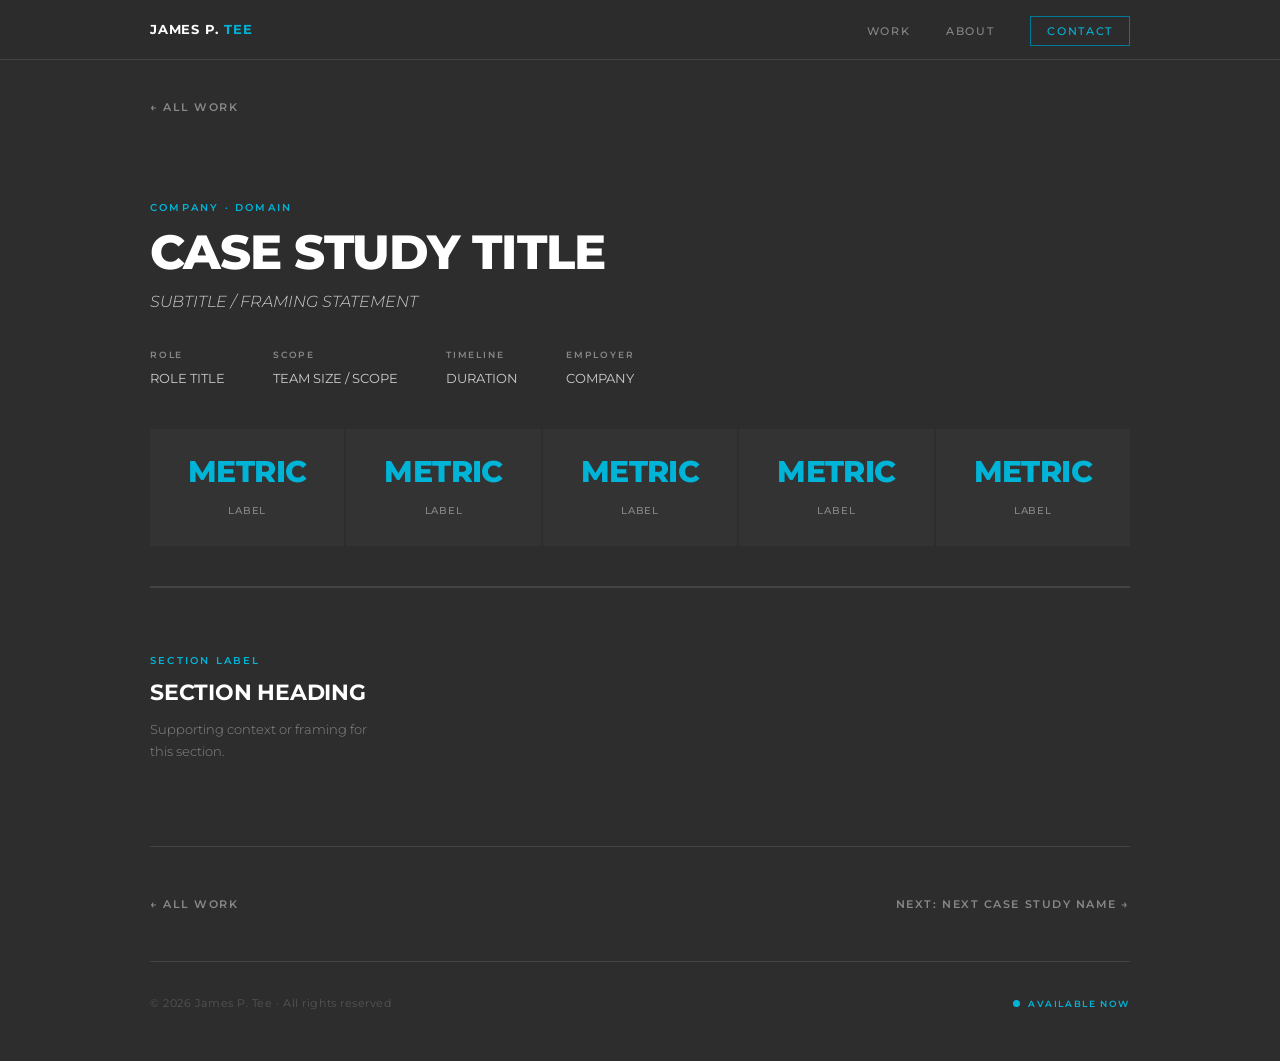
<file: case-study-template.html>
<!DOCTYPE html>
<html lang="en">
<head>
<meta charset="UTF-8">
<meta name="viewport" content="width=device-width, initial-scale=1.0">
<title>CASE STUDY TITLE — James P. Tee</title>
<meta name="description" content="BRIEF DESCRIPTION. Portfolio case study by James P. Tee, Principal Design Leader.">
<meta property="og:title" content="CASE STUDY TITLE — James P. Tee">
<meta property="og:description" content="BRIEF DESCRIPTION.">
<meta property="og:image" content="https://teelinger2002.github.io/images/og-PAGENAME.png">
<meta property="og:url" content="https://teelinger2002.github.io/PAGENAME.html">
<link rel="canonical" href="https://teelinger2002.github.io/PAGENAME.html">
<link href="https://fonts.googleapis.com/css2?family=Montserrat:ital,wght@0,200;0,300;0,400;0,500;0,600;0,700;0,800;1,300;1,400&display=swap" rel="stylesheet">
<link rel="stylesheet" href="style.css">
<style>
/* ── PAGE-SPECIFIC STYLES ONLY ──────────────────────────────
   Only add styles here that are unique to this case study.
   All shared styles (nav, footer, typography, layout, cards,
   metrics, tags, arc) live in style.css.
   ─────────────────────────────────────────────────────── */

/* Example: hero image specific to this page */
.cs-hero-img {
  width: 100%;
  display: block;
  margin-bottom: 2px;
}

/* Example: a callout block unique to this case study */
.cs-callout {
  background: var(--surface);
  border-left: 3px solid var(--cyan);
  padding: 24px 28px;
  margin: 24px 0;
  font-size: 14px;
  font-weight: 300;
  color: var(--gray-1);
  line-height: 1.8;
}
</style>
</head>
<body>

<!-- ── NAV (case study version — links back to index.html) ── -->
<nav>
  <div class="nav-inner">
    <a href="index.html" class="nav-name">James P. <span>Tee</span></a>
    <ul class="nav-links">
      <li><a href="index.html#work">Work</a></li>
      <li><a href="index.html#about">About</a></li>
      <li><a href="index.html#contact" class="nav-cta">Contact</a></li>
    </ul>
  </div>
</nav>

<div class="page">

  <!-- ── BACK LINK ── -->
  <div style="padding-top:calc(var(--nav-h) + 32px); margin-bottom:0;">
    <a href="index.html#work" style="font-size:11px;font-weight:600;letter-spacing:.14em;text-transform:uppercase;color:var(--gray-2);text-decoration:none;display:inline-flex;align-items:center;gap:8px;transition:color .15s;"
       onmouseover="this.style.color='var(--cyan)'" onmouseout="this.style.color='var(--gray-2)'">
      ← All Work
    </a>
  </div>

  <!-- ── HERO ── -->
  <section style="padding-top:40px; padding-bottom:0;">

    <!-- Hero image or composite (GIF + background) goes here -->
    <!-- Option A: single image -->
    <!-- <img src="images/PAGENAME-hero.png" alt="CASE STUDY TITLE" class="cs-hero-img"> -->

    <!-- Option B: GIF layered on background -->
    <!--
    <div style="position:relative; background:#1a1a1a; overflow:hidden;">
      <img src="images/PAGENAME-hero-bg.png" alt="" style="width:100%; display:block;">
      <img src="images/PAGENAME-hero-anim.gif" alt="DESCRIPTION"
           style="position:absolute; top:15%; left:50%; width:55%; transform:translateX(-10%);">
    </div>
    -->

    <div style="padding-top:40px; padding-bottom:40px; border-bottom:1px solid var(--border);">
      <p style="font-size:10px;font-weight:600;letter-spacing:.22em;text-transform:uppercase;color:var(--cyan);margin-bottom:12px;">
        COMPANY · DOMAIN
      </p>
      <h1 style="font-size:48px;font-weight:800;letter-spacing:-.02em;line-height:1;color:var(--white);margin-bottom:12px;">
        CASE STUDY TITLE
      </h1>
      <p style="font-size:16px;font-weight:300;color:var(--gray-1);margin-bottom:32px;font-style:italic;">
        SUBTITLE / FRAMING STATEMENT
      </p>

      <!-- Role + scope meta -->
      <div style="display:flex;gap:48px;flex-wrap:wrap;margin-bottom:40px;">
        <div class="mi"><span class="ml">Role</span><span class="mv">ROLE TITLE</span></div>
        <div class="mi"><span class="ml">Scope</span><span class="mv">TEAM SIZE / SCOPE</span></div>
        <div class="mi"><span class="ml">Timeline</span><span class="mv">DURATION</span></div>
        <div class="mi"><span class="ml">Employer</span><span class="mv">COMPANY</span></div>
      </div>

      <!-- Metrics strip -->
      <div class="met-row">
        <div class="met-box"><span class="met-num">METRIC</span><span class="met-lbl">LABEL</span></div>
        <div class="met-box"><span class="met-num">METRIC</span><span class="met-lbl">LABEL</span></div>
        <div class="met-box"><span class="met-num">METRIC</span><span class="met-lbl">LABEL</span></div>
        <div class="met-box"><span class="met-num">METRIC</span><span class="met-lbl">LABEL</span></div>
        <div class="met-box"><span class="met-num">METRIC</span><span class="met-lbl">LABEL</span></div>
      </div>
    </div>
  </section>

  <!-- ── SECTION TEMPLATE (repeat as needed) ── -->
  <div class="sb">
    <div class="two-col" style="margin-bottom:24px;">
      <div class="col-l">
        <p class="kicker">SECTION LABEL</p>
        <h2 class="sh">SECTION HEADING</h2>
        <p class="ssub">Supporting context or framing for this section.</p>
      </div>
      <div>
        <!-- Right side content: image, diagram, list, tags, etc. -->
        <!-- <img src="images/PAGENAME-SECTIONNAME.png" alt="DESCRIPTION" style="width:100%;display:block;"> -->
      </div>
    </div>

    <!-- Optional: full-width content below the two-col header -->
    <!-- <div class="exp-cols"> ... </div> -->
    <!-- <div class="about-grid"> ... </div> -->
  </div>

  <!-- ── NEXT CASE STUDY NAV ── -->
  <div style="padding:48px 0;border-top:1px solid var(--border);display:flex;justify-content:space-between;align-items:center;flex-wrap:wrap;gap:16px;">
    <a href="index.html#work" style="font-size:11px;font-weight:600;letter-spacing:.14em;text-transform:uppercase;color:var(--gray-2);text-decoration:none;transition:color .15s;"
       onmouseover="this.style.color='var(--cyan)'" onmouseout="this.style.color='var(--gray-2)'">
      ← All Work
    </a>
    <a href="NEXT-CASE-STUDY.html" style="font-size:11px;font-weight:600;letter-spacing:.14em;text-transform:uppercase;color:var(--gray-2);text-decoration:none;transition:color .15s;"
       onmouseover="this.style.color='var(--cyan)'" onmouseout="this.style.color='var(--gray-2)'">
      Next: NEXT CASE STUDY NAME →
    </a>
  </div>

  <!-- ── FOOTER ── -->
  <footer>
    <span class="fc">© 2026 James P. Tee · All rights reserved</span>
    <div class="fs"><div class="fsd"></div>Available Now</div>
  </footer>

</div><!-- /page -->

<!-- No scroll script needed on case study pages -->

</body>
</html>
</file>
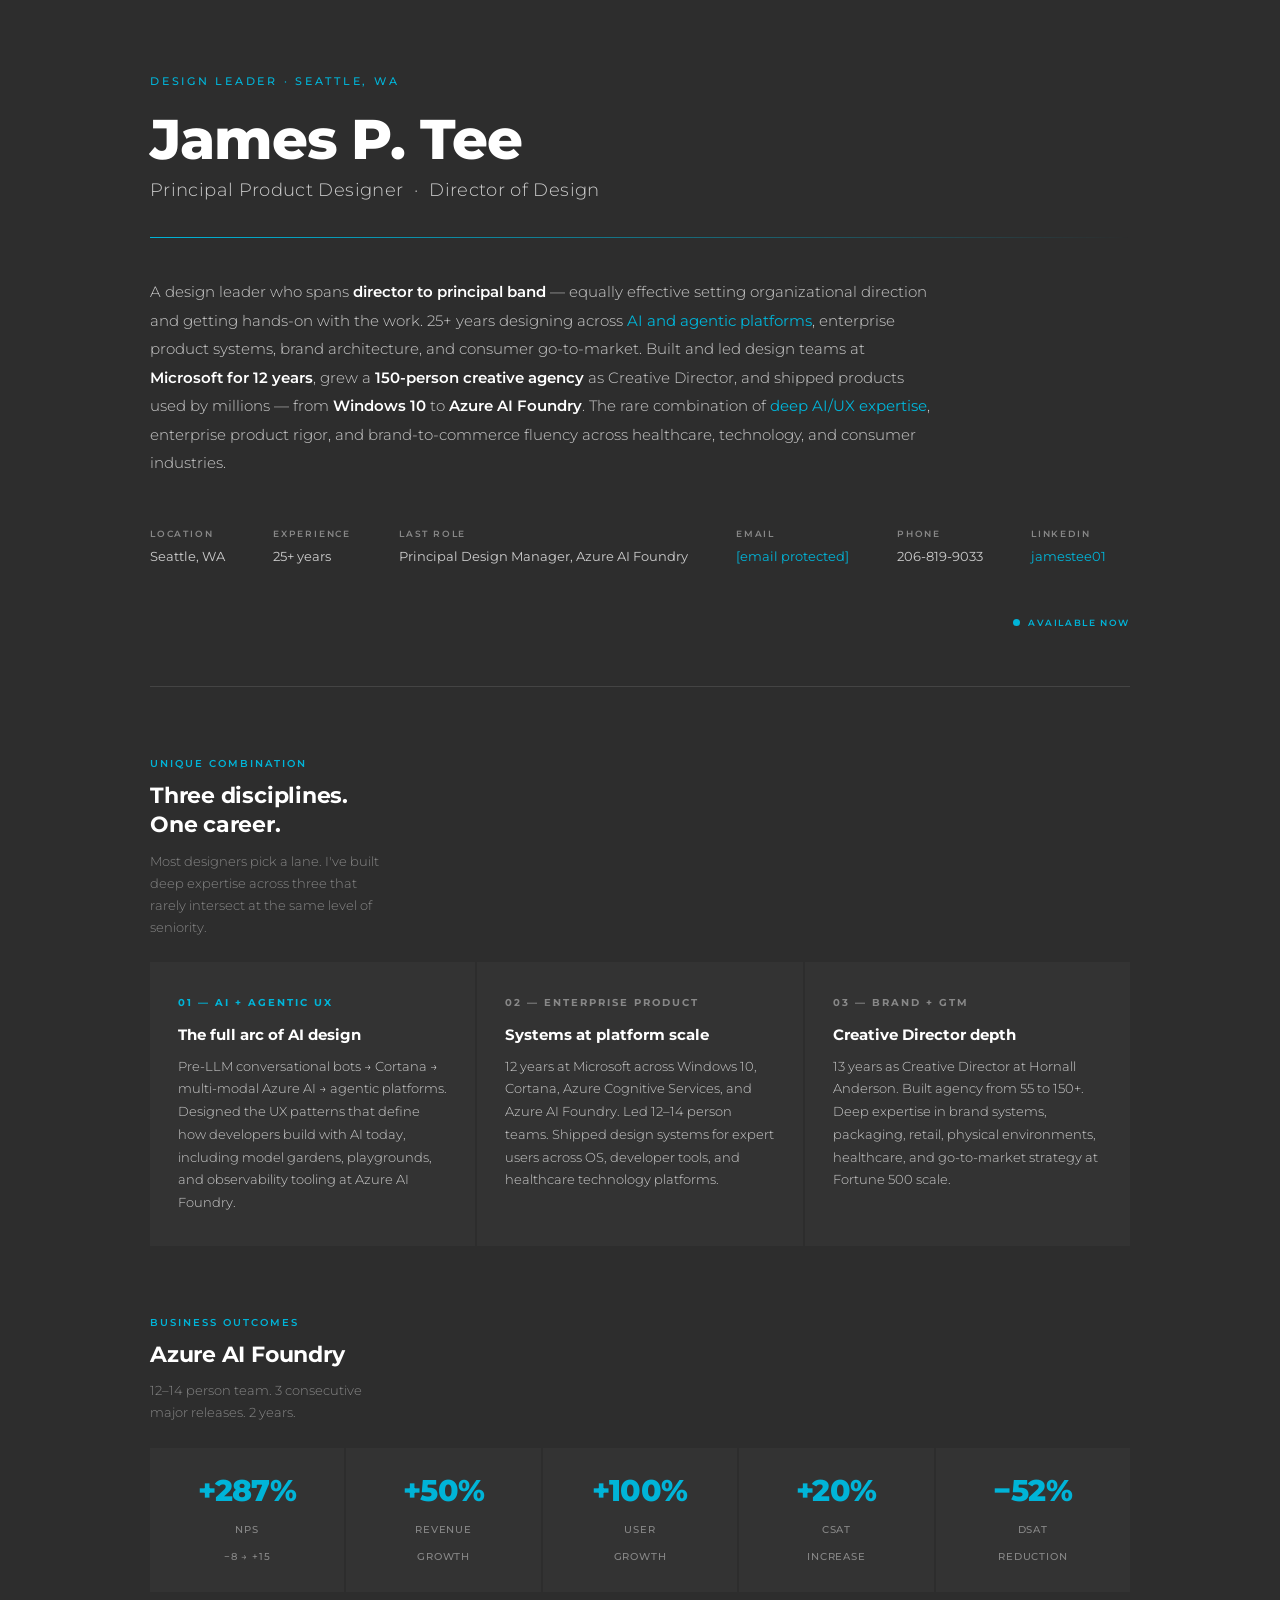
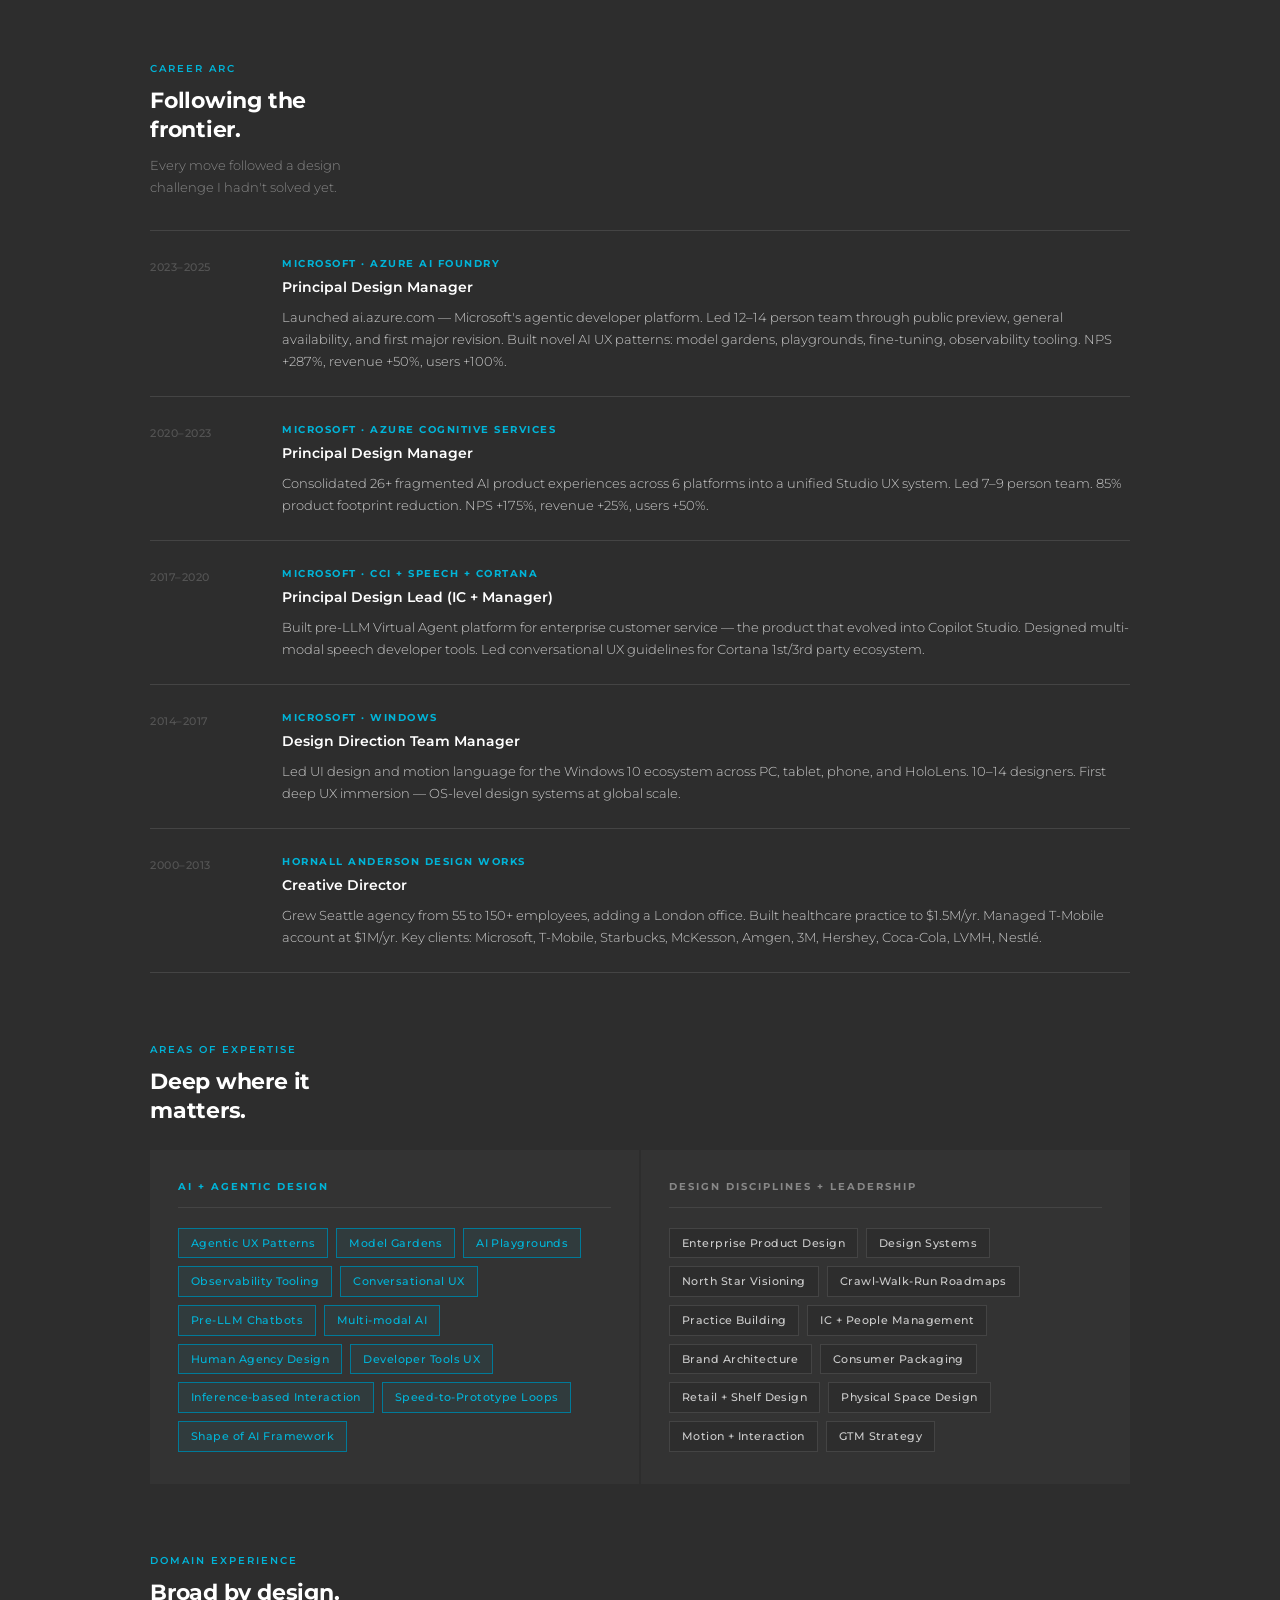
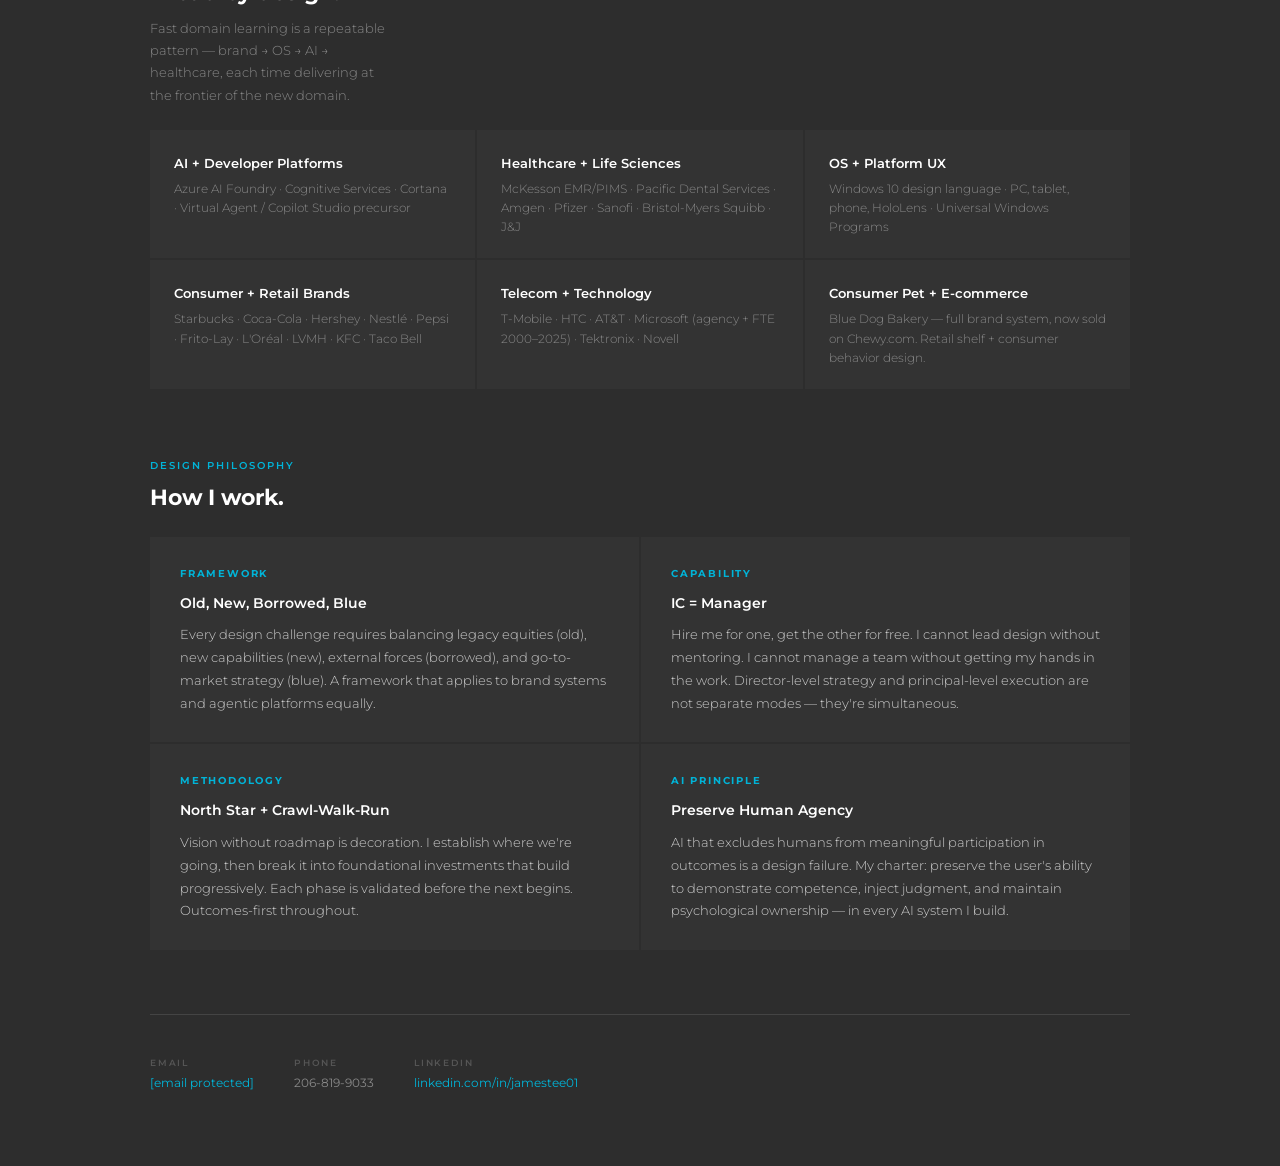
<file: overview.html>
<!DOCTYPE html>
<html lang="en">
<head>
<meta charset="UTF-8">
<meta name="viewport" content="width=device-width, initial-scale=1.0">
<title>James P. Tee — Principal Design Leader</title>

<!-- SEO -->
<meta name="description" content="James P. Tee is a Principal Design Leader with 25+ years spanning AI and agentic UX, enterprise product design, and brand systems. Former Microsoft Azure AI Foundry, Windows, Cortana. Based in Seattle, WA.">
<meta name="author" content="James P. Tee">
<meta name="robots" content="index, follow">
<meta name="keywords" content="design leader, principal designer, director of design, AI UX, agentic design, enterprise product design, Azure AI Foundry, Microsoft, Seattle">

<!-- Open Graph (LinkedIn, Slack, iMessage previews) -->
<meta property="og:type" content="website">
<meta property="og:url" content="https://jamestee01.github.io">
<meta property="og:title" content="James P. Tee — Principal Design Leader">
<meta property="og:description" content="25+ years spanning AI and agentic platforms, enterprise product design, and brand systems. Azure AI Foundry · Windows · Hornall Anderson. Based in Seattle.">
<meta property="og:image" content="https://jamestee01.github.io/og-image.png">

<!-- Twitter / X Card -->
<meta name="twitter:card" content="summary_large_image">
<meta name="twitter:title" content="James P. Tee — Principal Design Leader">
<meta name="twitter:description" content="25+ years spanning AI and agentic platforms, enterprise product design, and brand systems. Azure AI Foundry · Windows · Hornall Anderson.">
<meta name="twitter:image" content="https://jamestee01.github.io/og-image.png">

<!-- Canonical -->
<link rel="canonical" href="https://jamestee01.github.io">

<link href="https://fonts.googleapis.com/css2?family=Montserrat:ital,wght@0,200;0,300;0,400;0,500;0,600;0,700;0,800;1,300;1,400&display=swap" rel="stylesheet">
<style>
  *, *::before, *::after { box-sizing: border-box; margin: 0; padding: 0; }

  :root {
    --bg:        #2d2d2d;
    --surface:   #333333;
    --surface2:  #3a3a3a;
    --border:    #444444;
    --cyan:      #00b4d8;
    --cyan-dim:  #007a99;
    --white:     #ffffff;
    --gray-1:    #cccccc;
    --gray-2:    #888888;
    --gray-3:    #555555;
  }

  html { scroll-behavior: smooth; }

  body {
    background: var(--bg);
    color: var(--white);
    font-family: 'Montserrat', sans-serif;
    font-weight: 300;
    line-height: 1.7;
    -webkit-font-smoothing: antialiased;
  }

  /* ── ANIMATIONS ── */
  @keyframes fadeUp {
    from { opacity: 0; transform: translateY(20px); }
    to   { opacity: 1; transform: translateY(0); }
  }
  @keyframes expandWidth {
    from { width: 0; }
    to   { width: 100%; }
  }
  @keyframes pulse {
    0%, 100% { opacity: 1; }
    50%       { opacity: 0.3; }
  }

  .fade-1 { animation: fadeUp 0.6s ease 0.05s both; }
  .fade-2 { animation: fadeUp 0.6s ease 0.15s both; }
  .fade-3 { animation: fadeUp 0.6s ease 0.25s both; }
  .fade-4 { animation: fadeUp 0.6s ease 0.35s both; }
  .fade-5 { animation: fadeUp 0.6s ease 0.5s both; }
  .fade-6 { animation: fadeUp 0.6s ease 0.65s both; }
  .fade-7 { animation: fadeUp 0.6s ease 0.8s both; }

  /* ── LAYOUT ── */
  .page {
    max-width: 1100px;
    margin: 0 auto;
    padding: 72px 60px;
  }

  /* ── HEADER ── */
  .header-kicker {
    font-size: 11px;
    font-weight: 500;
    letter-spacing: 0.25em;
    text-transform: uppercase;
    color: var(--cyan);
    margin-bottom: 20px;
  }

  .header-name {
    font-size: 56px;
    font-weight: 800;
    letter-spacing: -0.02em;
    line-height: 1.0;
    color: var(--white);
    margin-bottom: 8px;
  }

  .header-title {
    font-size: 18px;
    font-weight: 300;
    color: var(--gray-1);
    margin-bottom: 32px;
    letter-spacing: 0.02em;
  }

  .header-rule {
    height: 1px;
    background: linear-gradient(to right, var(--cyan), transparent);
    margin-bottom: 40px;
    animation: expandWidth 1s ease 0.2s both;
  }

  .header-pitch {
    font-size: 15px;
    font-weight: 300;
    color: var(--gray-1);
    line-height: 1.9;
    max-width: 780px;
    margin-bottom: 48px;
  }

  .header-pitch strong {
    color: var(--white);
    font-weight: 600;
  }

  .header-pitch .cyan {
    color: var(--cyan);
    font-weight: 400;
  }

  /* ── META ROW ── */
  .meta-row {
    display: flex;
    gap: 48px;
    flex-wrap: wrap;
    padding-bottom: 56px;
    border-bottom: 1px solid var(--border);
    margin-bottom: 64px;
  }

  .meta-item {
    display: flex;
    flex-direction: column;
    gap: 4px;
  }

  .meta-label {
    font-size: 9px;
    font-weight: 600;
    letter-spacing: 0.2em;
    text-transform: uppercase;
    color: var(--gray-2);
  }

  .meta-value {
    font-size: 13px;
    font-weight: 400;
    color: var(--gray-1);
  }

  .meta-value a {
    color: var(--cyan);
    text-decoration: none;
  }

  .status {
    display: flex;
    align-items: center;
    gap: 8px;
    font-size: 9px;
    font-weight: 600;
    letter-spacing: 0.18em;
    text-transform: uppercase;
    color: var(--cyan);
  }

  .status-dot {
    width: 7px;
    height: 7px;
    border-radius: 50%;
    background: var(--cyan);
    animation: pulse 2.2s ease infinite;
    flex-shrink: 0;
  }

  /* ── SECTION STRUCTURE ── */
  .section {
    margin-bottom: 64px;
  }

  /* Two-column layout matching portfolio */
  .two-col {
    display: grid;
    grid-template-columns: 240px 1fr;
    gap: 48px;
    align-items: start;
  }

  .two-col-left {
    padding-top: 4px;
  }

  .section-kicker {
    font-size: 10px;
    font-weight: 600;
    letter-spacing: 0.2em;
    text-transform: uppercase;
    color: var(--cyan);
    margin-bottom: 10px;
  }

  .section-heading {
    font-size: 22px;
    font-weight: 700;
    color: var(--white);
    line-height: 1.3;
    letter-spacing: -0.01em;
  }

  .section-sub {
    font-size: 13px;
    font-weight: 300;
    color: var(--gray-2);
    margin-top: 10px;
    line-height: 1.7;
  }

  /* ── METRICS ── */
  .metrics-row {
    display: grid;
    grid-template-columns: repeat(5, 1fr);
    gap: 2px;
  }

  .metric-box {
    background: var(--surface);
    padding: 28px 20px 24px;
    text-align: center;
  }

  .metric-num {
    font-size: 30px;
    font-weight: 800;
    color: var(--cyan);
    display: block;
    line-height: 1;
    margin-bottom: 8px;
    letter-spacing: -0.02em;
  }

  .metric-label {
    font-size: 10px;
    font-weight: 500;
    letter-spacing: 0.08em;
    text-transform: uppercase;
    color: var(--gray-2);
    line-height: 1.5;
  }

  /* ── PILLARS ── */
  .pillars-row {
    display: grid;
    grid-template-columns: repeat(3, 1fr);
    gap: 2px;
  }

  .pillar {
    background: var(--surface);
    padding: 32px 28px;
    transition: background 0.2s;
  }

  .pillar:hover { background: var(--surface2); }

  .pillar-num {
    font-size: 10px;
    font-weight: 700;
    letter-spacing: 0.2em;
    color: var(--cyan);
    text-transform: uppercase;
    margin-bottom: 14px;
    display: block;
  }

  .pillar-title {
    font-size: 15px;
    font-weight: 700;
    color: var(--white);
    margin-bottom: 10px;
    line-height: 1.3;
  }

  .pillar-body {
    font-size: 13px;
    font-weight: 300;
    color: var(--gray-1);
    line-height: 1.75;
  }

  /* ── CAREER ARC ── */
  .arc-list {
    display: flex;
    flex-direction: column;
    gap: 0;
  }

  .arc-item {
    display: grid;
    grid-template-columns: 100px 1fr;
    gap: 32px;
    padding: 24px 0;
    border-bottom: 1px solid var(--border);
    transition: background 0.15s;
  }

  .arc-item:first-child { border-top: 1px solid var(--border); }

  .arc-year {
    font-size: 11px;
    font-weight: 500;
    color: var(--gray-3);
    letter-spacing: 0.05em;
    padding-top: 3px;
  }

  .arc-co {
    font-size: 10px;
    font-weight: 700;
    letter-spacing: 0.15em;
    text-transform: uppercase;
    color: var(--cyan);
    margin-bottom: 4px;
  }

  .arc-role {
    font-size: 14px;
    font-weight: 600;
    color: var(--white);
    margin-bottom: 6px;
  }

  .arc-note {
    font-size: 13px;
    font-weight: 300;
    color: var(--gray-1);
    line-height: 1.7;
  }

  /* ── EXPERTISE ── */
  .expertise-cols {
    display: grid;
    grid-template-columns: 1fr 1fr;
    gap: 2px;
  }

  .expertise-col {
    background: var(--surface);
    padding: 28px 28px 32px;
  }

  .expertise-col-label {
    font-size: 10px;
    font-weight: 700;
    letter-spacing: 0.2em;
    text-transform: uppercase;
    color: var(--cyan);
    margin-bottom: 20px;
    padding-bottom: 12px;
    border-bottom: 1px solid var(--border);
  }

  .expertise-col-label.secondary {
    color: var(--gray-2);
  }

  .tag-cloud {
    display: flex;
    flex-wrap: wrap;
    gap: 8px;
  }

  .tag {
    font-size: 11px;
    font-weight: 500;
    padding: 5px 12px;
    background: var(--bg);
    color: var(--gray-1);
    letter-spacing: 0.04em;
    transition: color 0.15s, border-color 0.15s;
    border: 1px solid var(--border);
    cursor: default;
  }

  .tag:hover { color: var(--cyan); border-color: var(--cyan-dim); }

  .tag.cyan {
    color: var(--cyan);
    border-color: var(--cyan-dim);
    background: rgba(0, 180, 216, 0.06);
  }

  .tag.cyan:hover { background: rgba(0, 180, 216, 0.12); }

  /* ── DOMAINS ── */
  .domain-grid {
    display: grid;
    grid-template-columns: repeat(3, 1fr);
    gap: 2px;
  }

  .domain-item {
    background: var(--surface);
    padding: 22px 24px;
    transition: background 0.2s;
  }

  .domain-item:hover { background: var(--surface2); }

  .domain-title {
    font-size: 13px;
    font-weight: 600;
    color: var(--white);
    margin-bottom: 5px;
  }

  .domain-detail {
    font-size: 12px;
    font-weight: 300;
    color: var(--gray-2);
    line-height: 1.6;
  }

  /* ── PHILOSOPHY ── */
  .philosophy-grid {
    display: grid;
    grid-template-columns: repeat(2, 1fr);
    gap: 2px;
  }

  .philosophy-item {
    background: var(--surface);
    padding: 28px 28px;
    border-left: 2px solid transparent;
    transition: border-color 0.2s, background 0.2s;
  }

  .philosophy-item:hover {
    border-left-color: var(--cyan);
    background: var(--surface2);
  }

  .philosophy-label {
    font-size: 10px;
    font-weight: 700;
    letter-spacing: 0.18em;
    text-transform: uppercase;
    color: var(--cyan);
    margin-bottom: 10px;
  }

  .philosophy-title {
    font-size: 14px;
    font-weight: 600;
    color: var(--white);
    margin-bottom: 8px;
  }

  .philosophy-body {
    font-size: 13px;
    font-weight: 300;
    color: var(--gray-1);
    line-height: 1.75;
  }

  /* ── SECTION DIVIDER ── */
  .divider {
    height: 1px;
    background: var(--border);
    margin-bottom: 64px;
  }

  /* ── FOOTER ── */
  .footer {
    padding-top: 40px;
    border-top: 1px solid var(--border);
    display: flex;
    justify-content: space-between;
    align-items: center;
    flex-wrap: wrap;
    gap: 20px;
  }

  .footer-links {
    display: flex;
    gap: 40px;
    flex-wrap: wrap;
  }

  .footer-item {
    display: flex;
    flex-direction: column;
    gap: 3px;
  }

  .footer-label {
    font-size: 9px;
    font-weight: 600;
    letter-spacing: 0.2em;
    text-transform: uppercase;
    color: var(--gray-3);
  }

  .footer-value {
    font-size: 12px;
    font-weight: 400;
    color: var(--gray-2);
  }

  .footer-value a {
    color: var(--cyan);
    text-decoration: none;
  }

  @media (max-width: 760px) {
    .page { padding: 40px 24px; }
    .two-col { grid-template-columns: 1fr; gap: 16px; }
    .pillars-row { grid-template-columns: 1fr; }
    .metrics-row { grid-template-columns: repeat(3, 1fr); }
    .expertise-cols { grid-template-columns: 1fr; }
    .domain-grid { grid-template-columns: 1fr 1fr; }
    .philosophy-grid { grid-template-columns: 1fr; }
    .header-name { font-size: 36px; }
  }
</style>
</head>
<body>
<div class="page">

  <!-- ── HEADER ── -->
  <div class="fade-1">
    <p class="header-kicker">Design Leader · Seattle, WA</p>
    <h1 class="header-name">James P. Tee</h1>
    <p class="header-title">Principal Product Designer &nbsp;·&nbsp; Director of Design</p>
    <div class="header-rule"></div>
    <p class="header-pitch">
      A design leader who spans <strong>director to principal band</strong> — equally effective setting organizational direction and getting hands-on with the work.
      25+ years designing across <span class="cyan">AI and agentic platforms</span>, enterprise product systems, brand architecture, and consumer go-to-market.
      Built and led design teams at <strong>Microsoft for 12 years</strong>, grew a <strong>150-person creative agency</strong> as Creative Director, and shipped
      products used by millions — from <strong>Windows 10</strong> to <strong>Azure AI Foundry</strong>. The rare combination of
      <span class="cyan">deep AI/UX expertise</span>, enterprise product rigor, and brand-to-commerce fluency across healthcare, technology, and consumer industries.
    </p>
  </div>

  <div class="meta-row fade-2">
    <div class="meta-item">
      <span class="meta-label">Location</span>
      <span class="meta-value">Seattle, WA</span>
    </div>
    <div class="meta-item">
      <span class="meta-label">Experience</span>
      <span class="meta-value">25+ years</span>
    </div>
    <div class="meta-item">
      <span class="meta-label">Last Role</span>
      <span class="meta-value">Principal Design Manager, Azure AI Foundry</span>
    </div>
    <div class="meta-item">
      <span class="meta-label">Email</span>
      <span class="meta-value"><a href="/cdn-cgi/l/email-protection#89fdecece5e0e7eeecfbc9eee4e8e0e5a7eae6e4"><span class="__cf_email__" data-cfemail="9eeafbfbf2f7f0f9fbecdef9f3fff7f2b0fdf1f3">[email&#160;protected]</span></a></span>
    </div>
    <div class="meta-item">
      <span class="meta-label">Phone</span>
      <span class="meta-value">206-819-9033</span>
    </div>
    <div class="meta-item">
      <span class="meta-label">LinkedIn</span>
      <span class="meta-value"><a href="https://linkedin.com/in/jamestee01" target="_blank">jamestee01</a></span>
    </div>
    <div class="meta-item" style="margin-left:auto; justify-content: flex-end;">
      <div class="status"><div class="status-dot"></div>Available Now</div>
    </div>
  </div>

  <!-- ── THREE PILLARS ── -->
  <div class="section fade-3">
    <div class="two-col" style="margin-bottom:24px;">
      <div class="two-col-left">
        <p class="section-kicker">Unique combination</p>
        <h2 class="section-heading">Three disciplines.<br>One career.</h2>
        <p class="section-sub">Most designers pick a lane. I've built deep expertise across three that rarely intersect at the same level of seniority.</p>
      </div>
      <div></div>
    </div>
    <div class="pillars-row">
      <div class="pillar">
        <span class="pillar-num">01 — AI + Agentic UX</span>
        <div class="pillar-title">The full arc of AI design</div>
        <p class="pillar-body">Pre-LLM conversational bots → Cortana → multi-modal Azure AI → agentic platforms. Designed the UX patterns that define how developers build with AI today, including model gardens, playgrounds, and observability tooling at Azure AI Foundry.</p>
      </div>
      <div class="pillar">
        <span class="pillar-num" style="color: var(--gray-2)">02 — Enterprise Product</span>
        <div class="pillar-title">Systems at platform scale</div>
        <p class="pillar-body">12 years at Microsoft across Windows 10, Cortana, Azure Cognitive Services, and Azure AI Foundry. Led 12–14 person teams. Shipped design systems for expert users across OS, developer tools, and healthcare technology platforms.</p>
      </div>
      <div class="pillar">
        <span class="pillar-num" style="color: var(--gray-2)">03 — Brand + GTM</span>
        <div class="pillar-title">Creative Director depth</div>
        <p class="pillar-body">13 years as Creative Director at Hornall Anderson. Built agency from 55 to 150+. Deep expertise in brand systems, packaging, retail, physical environments, healthcare, and go-to-market strategy at Fortune 500 scale.</p>
      </div>
    </div>
  </div>

  <!-- ── METRICS ── -->
  <div class="section fade-3">
    <div class="two-col" style="margin-bottom:24px;">
      <div class="two-col-left">
        <p class="section-kicker">Business outcomes</p>
        <h2 class="section-heading">Azure AI Foundry</h2>
        <p class="section-sub">12–14 person team. 3 consecutive major releases. 2 years.</p>
      </div>
      <div></div>
    </div>
    <div class="metrics-row">
      <div class="metric-box">
        <span class="metric-num">+287%</span>
        <span class="metric-label">NPS<br>−8 → +15</span>
      </div>
      <div class="metric-box">
        <span class="metric-num">+50%</span>
        <span class="metric-label">Revenue<br>Growth</span>
      </div>
      <div class="metric-box">
        <span class="metric-num">+100%</span>
        <span class="metric-label">User<br>Growth</span>
      </div>
      <div class="metric-box">
        <span class="metric-num">+20%</span>
        <span class="metric-label">CSAT<br>Increase</span>
      </div>
      <div class="metric-box">
        <span class="metric-num">−52%</span>
        <span class="metric-label">DSAT<br>Reduction</span>
      </div>
    </div>
  </div>

  <!-- ── CAREER ARC ── -->
  <div class="section fade-4">
    <div class="two-col" style="margin-bottom:32px;">
      <div class="two-col-left">
        <p class="section-kicker">Career arc</p>
        <h2 class="section-heading">Following the frontier.</h2>
        <p class="section-sub">Every move followed a design challenge I hadn't solved yet.</p>
      </div>
      <div></div>
    </div>
    <div class="arc-list">
      <div class="arc-item">
        <div class="arc-year">2023–2025</div>
        <div>
          <div class="arc-co">Microsoft · Azure AI Foundry</div>
          <div class="arc-role">Principal Design Manager</div>
          <div class="arc-note">Launched ai.azure.com — Microsoft's agentic developer platform. Led 12–14 person team through public preview, general availability, and first major revision. Built novel AI UX patterns: model gardens, playgrounds, fine-tuning, observability tooling. NPS +287%, revenue +50%, users +100%.</div>
        </div>
      </div>
      <div class="arc-item">
        <div class="arc-year">2020–2023</div>
        <div>
          <div class="arc-co">Microsoft · Azure Cognitive Services</div>
          <div class="arc-role">Principal Design Manager</div>
          <div class="arc-note">Consolidated 26+ fragmented AI product experiences across 6 platforms into a unified Studio UX system. Led 7–9 person team. 85% product footprint reduction. NPS +175%, revenue +25%, users +50%.</div>
        </div>
      </div>
      <div class="arc-item">
        <div class="arc-year">2017–2020</div>
        <div>
          <div class="arc-co">Microsoft · CCI + Speech + Cortana</div>
          <div class="arc-role">Principal Design Lead (IC + Manager)</div>
          <div class="arc-note">Built pre-LLM Virtual Agent platform for enterprise customer service — the product that evolved into Copilot Studio. Designed multi-modal speech developer tools. Led conversational UX guidelines for Cortana 1st/3rd party ecosystem.</div>
        </div>
      </div>
      <div class="arc-item">
        <div class="arc-year">2014–2017</div>
        <div>
          <div class="arc-co">Microsoft · Windows</div>
          <div class="arc-role">Design Direction Team Manager</div>
          <div class="arc-note">Led UI design and motion language for the Windows 10 ecosystem across PC, tablet, phone, and HoloLens. 10–14 designers. First deep UX immersion — OS-level design systems at global scale.</div>
        </div>
      </div>
      <div class="arc-item">
        <div class="arc-year">2000–2013</div>
        <div>
          <div class="arc-co">Hornall Anderson Design Works</div>
          <div class="arc-role">Creative Director</div>
          <div class="arc-note">Grew Seattle agency from 55 to 150+ employees, adding a London office. Built healthcare practice to $1.5M/yr. Managed T-Mobile account at $1M/yr. Key clients: Microsoft, T-Mobile, Starbucks, McKesson, Amgen, 3M, Hershey, Coca-Cola, LVMH, Nestlé.</div>
        </div>
      </div>
    </div>
  </div>

  <!-- ── EXPERTISE ── -->
  <div class="section fade-5">
    <div class="two-col" style="margin-bottom:24px;">
      <div class="two-col-left">
        <p class="section-kicker">Areas of expertise</p>
        <h2 class="section-heading">Deep where it matters.</h2>
      </div>
      <div></div>
    </div>
    <div class="expertise-cols">
      <div class="expertise-col">
        <div class="expertise-col-label">AI + Agentic Design</div>
        <div class="tag-cloud">
          <span class="tag cyan">Agentic UX Patterns</span>
          <span class="tag cyan">Model Gardens</span>
          <span class="tag cyan">AI Playgrounds</span>
          <span class="tag cyan">Observability Tooling</span>
          <span class="tag cyan">Conversational UX</span>
          <span class="tag cyan">Pre-LLM Chatbots</span>
          <span class="tag cyan">Multi-modal AI</span>
          <span class="tag cyan">Human Agency Design</span>
          <span class="tag cyan">Developer Tools UX</span>
          <span class="tag cyan">Inference-based Interaction</span>
          <span class="tag cyan">Speed-to-Prototype Loops</span>
          <span class="tag cyan">Shape of AI Framework</span>
        </div>
      </div>
      <div class="expertise-col">
        <div class="expertise-col-label secondary">Design Disciplines + Leadership</div>
        <div class="tag-cloud">
          <span class="tag">Enterprise Product Design</span>
          <span class="tag">Design Systems</span>
          <span class="tag">North Star Visioning</span>
          <span class="tag">Crawl-Walk-Run Roadmaps</span>
          <span class="tag">Practice Building</span>
          <span class="tag">IC + People Management</span>
          <span class="tag">Brand Architecture</span>
          <span class="tag">Consumer Packaging</span>
          <span class="tag">Retail + Shelf Design</span>
          <span class="tag">Physical Space Design</span>
          <span class="tag">Motion + Interaction</span>
          <span class="tag">GTM Strategy</span>
        </div>
      </div>
    </div>
  </div>

  <!-- ── DOMAIN BREADTH ── -->
  <div class="section fade-5">
    <div class="two-col" style="margin-bottom:24px;">
      <div class="two-col-left">
        <p class="section-kicker">Domain experience</p>
        <h2 class="section-heading">Broad by design.</h2>
        <p class="section-sub">Fast domain learning is a repeatable pattern — brand → OS → AI → healthcare, each time delivering at the frontier of the new domain.</p>
      </div>
      <div></div>
    </div>
    <div class="domain-grid">
      <div class="domain-item">
        <div class="domain-title">AI + Developer Platforms</div>
        <div class="domain-detail">Azure AI Foundry · Cognitive Services · Cortana · Virtual Agent / Copilot Studio precursor</div>
      </div>
      <div class="domain-item">
        <div class="domain-title">Healthcare + Life Sciences</div>
        <div class="domain-detail">McKesson EMR/PIMS · Pacific Dental Services · Amgen · Pfizer · Sanofi · Bristol-Myers Squibb · J&J</div>
      </div>
      <div class="domain-item">
        <div class="domain-title">OS + Platform UX</div>
        <div class="domain-detail">Windows 10 design language · PC, tablet, phone, HoloLens · Universal Windows Programs</div>
      </div>
      <div class="domain-item">
        <div class="domain-title">Consumer + Retail Brands</div>
        <div class="domain-detail">Starbucks · Coca-Cola · Hershey · Nestlé · Pepsi · Frito-Lay · L'Oréal · LVMH · KFC · Taco Bell</div>
      </div>
      <div class="domain-item">
        <div class="domain-title">Telecom + Technology</div>
        <div class="domain-detail">T-Mobile · HTC · AT&T · Microsoft (agency + FTE 2000–2025) · Tektronix · Novell</div>
      </div>
      <div class="domain-item">
        <div class="domain-title">Consumer Pet + E-commerce</div>
        <div class="domain-detail">Blue Dog Bakery — full brand system, now sold on Chewy.com. Retail shelf + consumer behavior design.</div>
      </div>
    </div>
  </div>

  <!-- ── PHILOSOPHY ── -->
  <div class="section fade-6">
    <div class="two-col" style="margin-bottom:24px;">
      <div class="two-col-left">
        <p class="section-kicker">Design philosophy</p>
        <h2 class="section-heading">How I work.</h2>
      </div>
      <div></div>
    </div>
    <div class="philosophy-grid">
      <div class="philosophy-item">
        <div class="philosophy-label">Framework</div>
        <div class="philosophy-title">Old, New, Borrowed, Blue</div>
        <p class="philosophy-body">Every design challenge requires balancing legacy equities (old), new capabilities (new), external forces (borrowed), and go-to-market strategy (blue). A framework that applies to brand systems and agentic platforms equally.</p>
      </div>
      <div class="philosophy-item">
        <div class="philosophy-label">Capability</div>
        <div class="philosophy-title">IC = Manager</div>
        <p class="philosophy-body">Hire me for one, get the other for free. I cannot lead design without mentoring. I cannot manage a team without getting my hands in the work. Director-level strategy and principal-level execution are not separate modes — they're simultaneous.</p>
      </div>
      <div class="philosophy-item">
        <div class="philosophy-label">Methodology</div>
        <div class="philosophy-title">North Star + Crawl-Walk-Run</div>
        <p class="philosophy-body">Vision without roadmap is decoration. I establish where we're going, then break it into foundational investments that build progressively. Each phase is validated before the next begins. Outcomes-first throughout.</p>
      </div>
      <div class="philosophy-item">
        <div class="philosophy-label">AI Principle</div>
        <div class="philosophy-title">Preserve Human Agency</div>
        <p class="philosophy-body">AI that excludes humans from meaningful participation in outcomes is a design failure. My charter: preserve the user's ability to demonstrate competence, inject judgment, and maintain psychological ownership — in every AI system I build.</p>
      </div>
    </div>
  </div>

  <!-- ── FOOTER ── -->
  <div class="footer fade-7">
    <div class="footer-links">
      <div class="footer-item">
        <span class="footer-label">Email</span>
        <span class="footer-value"><a href="/cdn-cgi/l/email-protection#ed9988888184838a889fad8a808c8481c38e8280"><span class="__cf_email__" data-cfemail="e39786868f8a8d848691a3848e828a8fcd808c8e">[email&#160;protected]</span></a></span>
      </div>
      <div class="footer-item">
        <span class="footer-label">Phone</span>
        <span class="footer-value">206-819-9033</span>
      </div>
      <div class="footer-item">
        <span class="footer-label">LinkedIn</span>
        <span class="footer-value"><a href="https://linkedin.com/in/jamestee01" target="_blank">linkedin.com/in/jamestee01</a></span>
      </div>
      <div c
</file>
<file: style.css>
*,*::before,*::after{box-sizing:border-box;margin:0;padding:0}
:root{
  --bg:#2d2d2d;--surface:#333333;--surface2:#3a3a3a;--border:#444444;
  --cyan:#00b4d8;--cyan-dim:#007a99;--white:#ffffff;
  --gray-1:#cccccc;--gray-2:#888888;--gray-3:#555555;--nav-h:60px;
}
html{scroll-behavior:smooth}
body{background:var(--bg);color:var(--white);font-family:'Montserrat',sans-serif;font-weight:300;line-height:1.7;-webkit-font-smoothing:antialiased}
@keyframes fadeUp{from{opacity:0;transform:translateY(20px)}to{opacity:1;transform:translateY(0)}}
@keyframes expandWidth{from{width:0}to{width:100%}}
@keyframes pulse{0%,100%{opacity:1}50%{opacity:0.3}}
.f1{animation:fadeUp .6s ease .05s both}.f2{animation:fadeUp .6s ease .15s both}
.f3{animation:fadeUp .6s ease .25s both}.f4{animation:fadeUp .6s ease .4s both}
.f5{animation:fadeUp .6s ease .55s both}.f6{animation:fadeUp .6s ease .7s both}

/* NAV */
nav{position:fixed;top:0;left:0;right:0;height:var(--nav-h);background:rgba(45,45,45,.96);backdrop-filter:blur(12px);border-bottom:1px solid var(--border);z-index:100;display:flex;align-items:center}
.nav-inner{max-width:1100px;margin:0 auto;padding:0 60px;width:100%;display:flex;align-items:center;justify-content:space-between}
.nav-name{font-size:13px;font-weight:700;letter-spacing:.06em;color:var(--white);text-decoration:none;text-transform:uppercase}
.nav-name span{color:var(--cyan)}
.nav-links{display:flex;align-items:center;gap:36px;list-style:none}
.nav-links a{font-size:11px;font-weight:500;letter-spacing:.15em;text-transform:uppercase;color:var(--gray-2);text-decoration:none;transition:color .15s}
.nav-links a:hover{color:var(--white)}.nav-links a.active{color:var(--cyan)}
.nav-cta{color:var(--cyan)!important;border:1px solid var(--cyan-dim);padding:7px 16px;transition:background .15s!important}
.nav-cta:hover{background:rgba(0,180,216,.1)!important}

/* LAYOUT */
.page{max-width:1100px;margin:0 auto;padding:0 60px}
.sb{padding:60px 0;border-top:1px solid var(--border)}
.sb:first-of-type{border-top:none}
.two-col{display:grid;grid-template-columns:240px 1fr;gap:48px;align-items:start}
.col-l{padding-top:4px}
.kicker{font-size:10px;font-weight:600;letter-spacing:.22em;text-transform:uppercase;color:var(--cyan);margin-bottom:10px}

.sec-header{margin-bottom:32px;}
.sec-header .sh{margin-bottom:8px;}
.sh{font-size:22px;font-weight:700;color:var(--white);line-height:1.3;letter-spacing:-.01em}
.ssub{font-size:13px;font-weight:300;color:var(--gray-2);margin-top:10px;line-height:1.7}

/* HERO */
#home{padding-top:calc(var(--nav-h) + 80px);padding-bottom:40px;border-bottom:1px solid var(--border)}
.hero-kicker{font-size:11px;font-weight:500;letter-spacing:.25em;text-transform:uppercase;color:var(--cyan);margin-bottom:20px}
.hero-name{font-size:60px;font-weight:600;letter-spacing:-.02em;line-height:1;color:var(--white);margin-bottom:8px}
.hero-title{font-size:18px;font-weight:300;color:var(--gray-1);margin-bottom:32px;letter-spacing:.02em}
.hero-rule{height:1px;background:linear-gradient(to right,var(--cyan),transparent);margin-bottom:40px;animation:expandWidth 1s ease .2s both}
.hero-pitch{font-size:15px;font-weight:300;color:var(--gray-1);line-height:1.9;max-width:100%;margin-bottom:48px}
.hero-pitch strong{color:var(--white);font-weight:600}
.hero-pitch .cy{color:var(--cyan);font-weight:400}
.meta-row{display:flex;gap:48px;flex-wrap:wrap}
.mi{display:flex;flex-direction:column;gap:4px}
.ml{font-size:9px;font-weight:600;letter-spacing:.2em;text-transform:uppercase;color:var(--gray-2)}
.mv{font-size:13px;font-weight:400;color:var(--gray-1)}
.mv a{color:var(--cyan);text-decoration:none}
.status{display:flex;align-items:center;gap:8px;font-size:9px;font-weight:600;letter-spacing:.18em;text-transform:uppercase;color:var(--cyan)}
.sdot{width:7px;height:7px;border-radius:50%;background:var(--cyan);animation:pulse 2.2s ease infinite;flex-shrink:0}

/* METRICS */
.met-row{display:grid;grid-template-columns:repeat(5,1fr);gap:2px}
.met-box{background:var(--surface);padding:28px 20px 24px;text-align:center}
.met-num{font-size:30px;font-weight:800;color:var(--cyan);display:block;line-height:1;margin-bottom:8px;letter-spacing:-.02em}
.met-lbl{font-size:10px;font-weight:500;letter-spacing:.08em;text-transform:uppercase;color:var(--gray-2);line-height:1.5}

/* PILLARS */
.pill-row{display:grid;grid-template-columns:repeat(3,1fr);gap:2px}
.pill{background:var(--surface);padding:32px 28px;transition:background .2s}
.pill:hover{background:var(--surface2)}
.pill-num{font-size:10px;font-weight:700;letter-spacing:.2em;color:var(--cyan);text-transform:uppercase;margin-bottom:14px;display:block}
.pill-t{font-size:15px;font-weight:700;color:var(--white);margin-bottom:10px;line-height:1.3}
.pill-b{font-size:13px;font-weight:300;color:var(--gray-1);line-height:1.75}

/* WORK CARDS */
.work-grid{display:grid;grid-template-columns:repeat(2,1fr);gap:2px}
.card{background:var(--surface);padding:36px 32px;display:flex;flex-direction:column;text-decoration:none;transition:background .2s;position:relative;cursor:default}
.card-live{cursor:pointer}.card-live:hover{background:var(--surface2)}
.c-domain{font-size:9px;font-weight:700;letter-spacing:.22em;text-transform:uppercase;color:var(--cyan);margin-bottom:12px}
.c-title{font-size:18px;font-weight:700;color:var(--white);line-height:1.25;margin-bottom:8px;letter-spacing:-.01em}
.c-role{font-size:11px;font-weight:500;color:var(--gray-2);letter-spacing:.05em;margin-bottom:16px}
.c-desc{font-size:13px;font-weight:300;color:var(--gray-1);line-height:1.75;margin-bottom:24px;flex:1}
.c-tags{display:flex;flex-wrap:wrap;gap:6px;margin-bottom:24px}
.c-tag{font-size:10px;font-weight:500;padding:4px 10px;border:1px solid var(--border);color:var(--gray-2);letter-spacing:.04em}
.c-foot{display:flex;align-items:center;justify-content:space-between;padding-top:20px;border-top:1px solid var(--border)}
.c-cta{font-size:10px;font-weight:700;letter-spacing:.16em;text-transform:uppercase;color:var(--cyan);display:flex;align-items:center;gap:8px}
.c-cta::after{content:'92';transition:transform .15s}
.card-live:hover .c-cta::after{transform:translateX(4px)}
.c-stat{font-size:10px;font-weight:600;letter-spacing:.14em;text-transform:uppercase;color:var(--gray-3);display:flex;align-items:center;gap:6px}
.c-stat::before{content:'';width:6px;height:6px;border-radius:50%;background:var(--gray-3)}
.c-stat.live{color:var(--cyan)}.c-stat.live::before{background:var(--cyan);animation:pulse 2s ease infinite}
.c-meta{font-size:10px;color:var(--gray-3);letter-spacing:.08em}

/* ARC */
.arc-list{display:flex;flex-direction:column}
.arc-item{display:grid;grid-template-columns:100px 1fr;gap:32px;padding:24px 0;border-bottom:1px solid var(--border)}.arc-item:last-child{border-bottom:none;padding-bottom:0}
.arc-item:first-child{border-top:1px solid var(--border)}
.arc-yr{font-size:11px;font-weight:500;color:var(--gray-3);letter-spacing:.05em;padding-top:3px}
.arc-co{font-size:10px;font-weight:700;letter-spacing:.15em;text-transform:uppercase;color:var(--cyan);margin-bottom:4px}
.arc-role{font-size:14px;font-weight:600;color:var(--white);margin-bottom:6px}
.arc-note{font-size:13px;font-weight:300;color:var(--gray-1);line-height:1.7}

/* EXPERTISE */
.exp-cols{display:grid;grid-template-columns:1fr 1fr;gap:2px}
.exp-col{background:var(--surface);padding:28px 28px 32px}
.exp-lbl{font-size:10px;font-weight:700;letter-spacing:.2em;text-transform:uppercase;color:var(--cyan);margin-bottom:20px;padding-bottom:12px;border-bottom:1px solid var(--border)}
.exp-lbl.sec{color:var(--gray-2)}
.tags{display:flex;flex-wrap:wrap;gap:8px}
.tag{font-size:11px;font-weight:500;padding:5px 12px;background:var(--bg);color:var(--gray-1);letter-spacing:.04em;border:1px solid var(--border);cursor:default;transition:color .15s,border-color .15s}
.tag:hover{color:var(--cyan);border-color:var(--cyan-dim)}
.tag.cy{color:var(--cyan);border-color:var(--cyan-dim);background:rgba(0,180,216,.06)}
.tag.cy:hover{background:rgba(0,180,216,.12)}

/* ABOUT */
.about-grid{display:grid;grid-template-columns:1fr 1fr;gap:2px}
.about-blk{background:var(--surface);padding:32px;border-left:2px solid transparent;transition:border-color .2s,background .2s}
.about-blk:hover{border-left-color:var(--cyan);background:var(--surface2)}
.abl{font-size:10px;font-weight:700;letter-spacing:.18em;text-transform:uppercase;color:var(--cyan);margin-bottom:10px}
.abt{font-size:14px;font-weight:600;color:var(--white);margin-bottom:8px}
.abb{font-size:13px;font-weight:300;color:var(--gray-1);line-height:1.75}

/* CONTACT */
.ct-grid{display:grid;grid-template-columns:repeat(4,1fr);gap:2px}
.ct-item{background:var(--surface);padding:28px 24px;transition:background .2s}
.ct-item:hover{background:var(--surface2)}
.ct-lbl{font-size:9px;font-weight:700;letter-spacing:.2em;text-transform:uppercase;color:var(--gray-3);margin-bottom:8px}
.ct-val{font-size:13px;font-weight:400;color:var(--gray-1)}
.ct-val a{color:var(--cyan);text-decoration:none;transition:opacity .15s}
.ct-val a:hover{opacity:.75}

/* FOOTER */
footer{border-top:1px solid var(--border);padding:32px 0 48px;display:flex;justify-content:space-between;align-items:center;flex-wrap:wrap;gap:16px}
.fc{font-size:11px;font-weight:400;color:var(--gray-3);letter-spacing:.05em}
.fs{display:flex;align-items:center;gap:8px;font-size:9px;font-weight:600;letter-spacing:.18em;text-transform:uppercase;color:var(--cyan)}
.fsd{width:7px;height:7px;border-radius:50%;background:var(--cyan);animation:pulse 2.2s ease infinite}

/* RESPONSIVE */
@media(max-width:800px){
  .page,.nav-inner{padding:0 24px}
  .two-col,.pill-row,.exp-cols,.about-grid{grid-template-columns:1fr}
  .met-row{grid-template-columns:repeat(3,1fr)}
  .work-grid,.ct-grid{grid-template-columns:1fr}
  .hero-name{font-size:40px}
  .nav-links{gap:20px}
}
</file>
